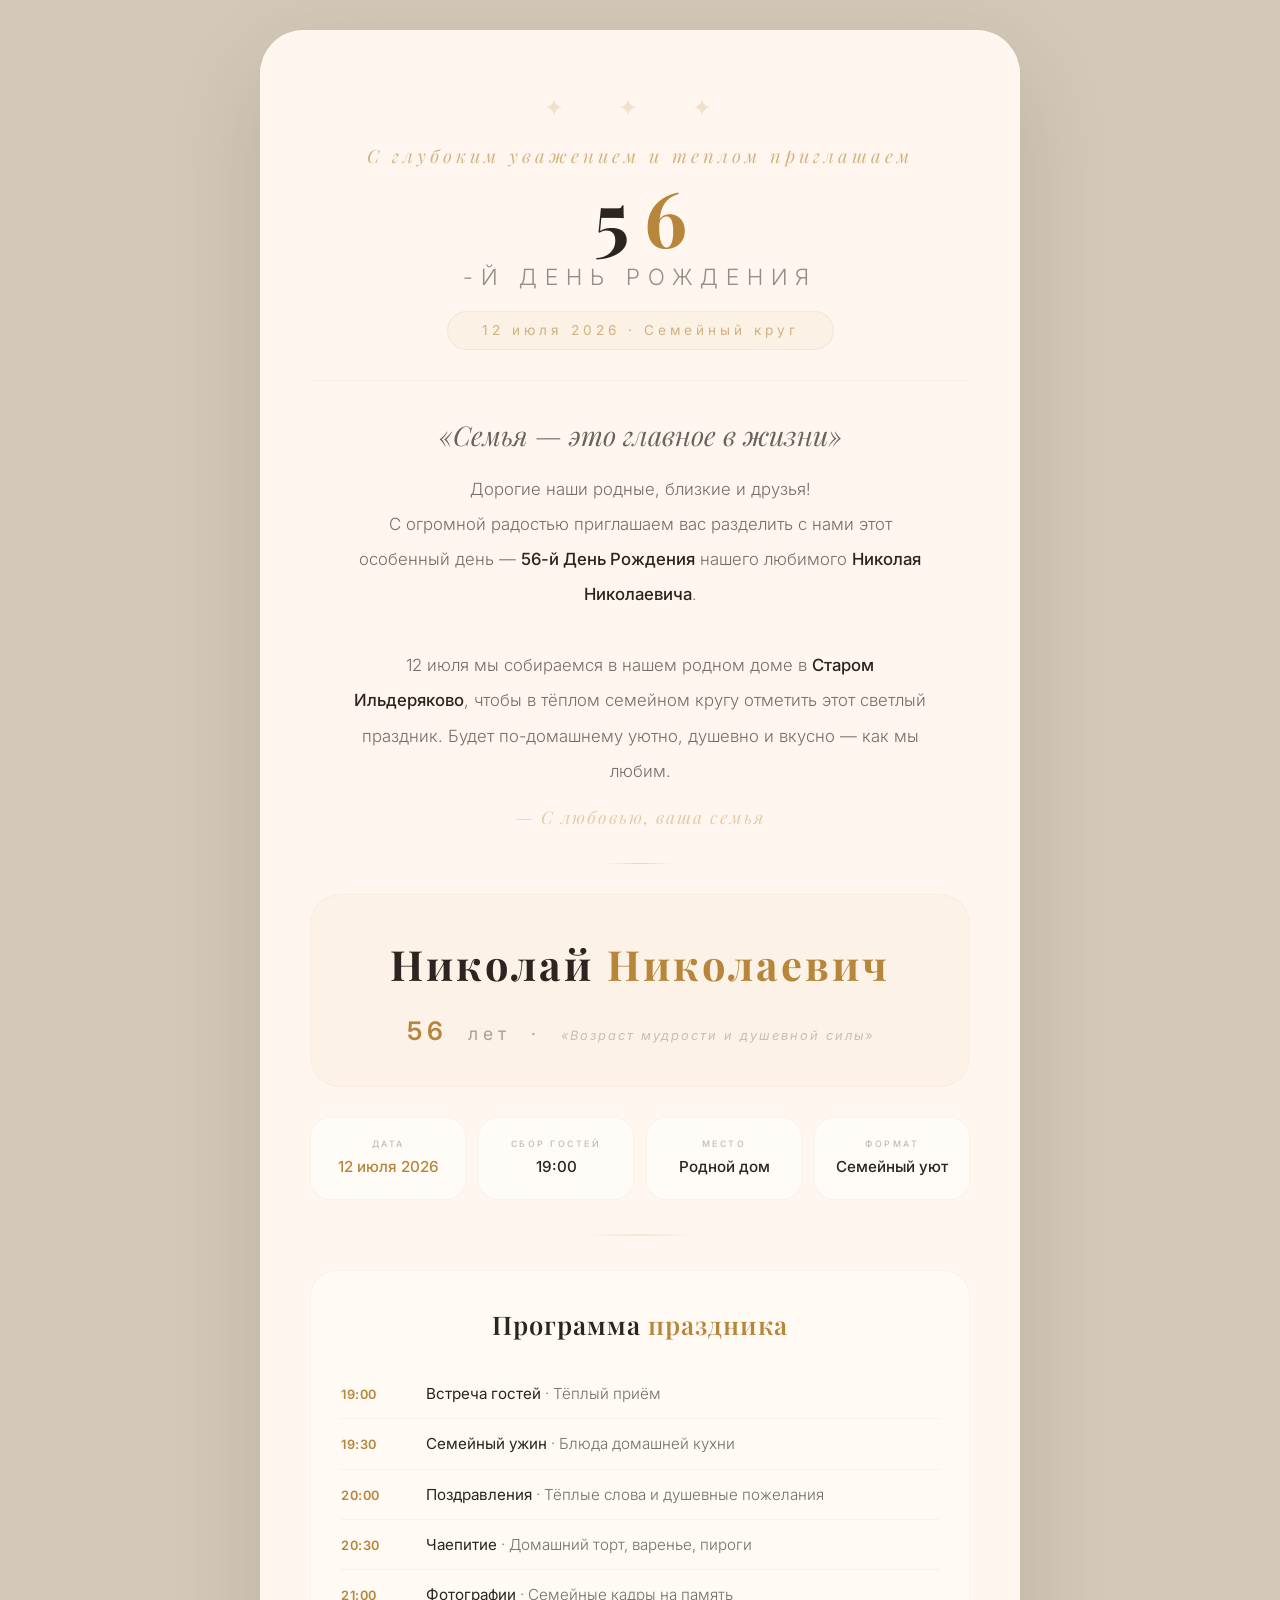
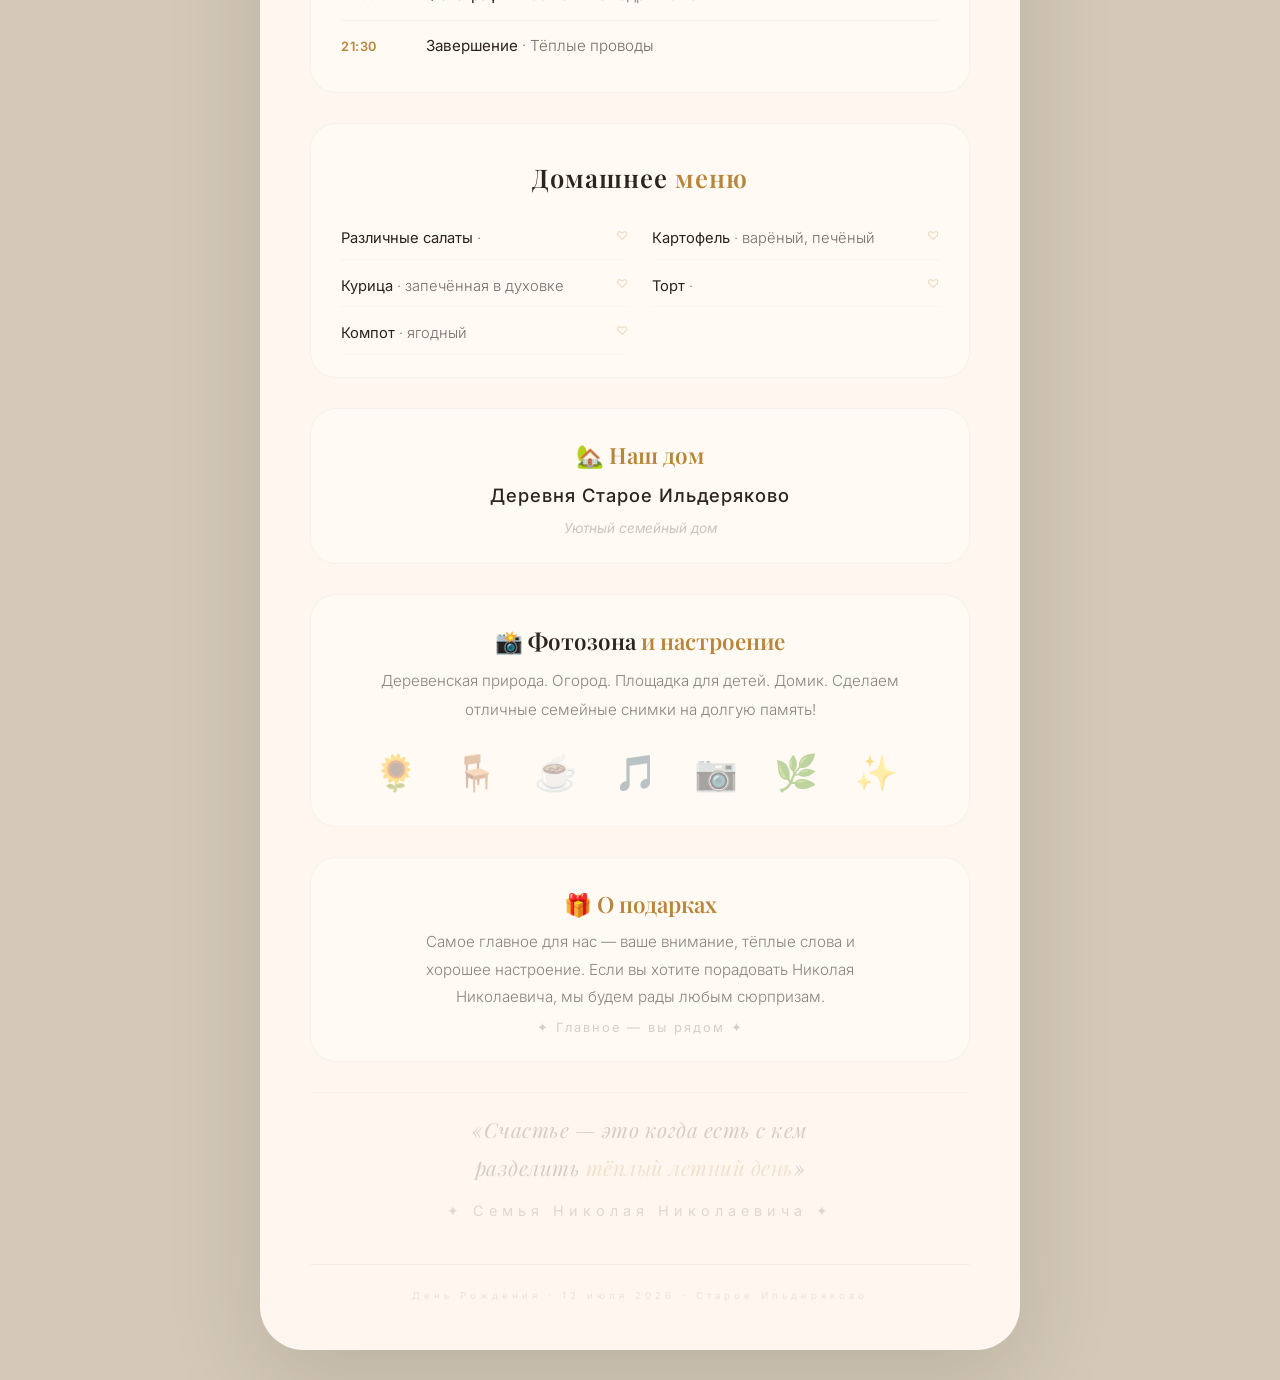
<file: index.html>
<!DOCTYPE html>
<html lang="ru">
<head>
    <meta charset="UTF-8" />
    <meta name="viewport" content="width=device-width, initial-scale=1.0"/>
    <title>Приглашение на 56-летие · Николай Николаевич</title>
    <link href="https://fonts.googleapis.com/css2?family=Playfair+Display:ital,wght@0,400;0,600;0,700;1,400;1,500&family=Inter:wght@300;400;500;600;700&display=swap" rel="stylesheet"/>
    <style>
        * {
            margin: 0;
            padding: 0;
            box-sizing: border-box;
        }

        body {
            font-family: 'Inter', sans-serif;
            background: #d4c9b8;
            color: #2c241e;
            line-height: 1.8;
            display: flex;
            justify-content: center;
            padding: 30px 16px;
            min-height: 100vh;
        }

        .container {
            max-width: 760px;
            width: 100%;
            background: rgba(255, 248, 240, 0.92);
            backdrop-filter: blur(4px);
            border-radius: 44px;
            padding: 0;
            box-shadow: 0 30px 100px rgba(0, 0, 0, 0.12);
            overflow: hidden;
            position: relative;
        }

        /* Фоновая картинка */
        .container::before {
            content: '';
            position: absolute;
            inset: 0;
            background: url('https://images.unsplash.com/photo-1580587771525-78b9dba3b914?w=800&h=600&fit=crop&crop=center') center/cover no-repeat;
            z-index: 0;
            opacity: 0.25;
            pointer-events: none;
        }

        .content {
            position: relative;
            z-index: 1;
            padding: 56px 50px 46px;
            background: rgba(255, 248, 240, 0.88);
            backdrop-filter: blur(2px);
        }

        .gold { color: #b8863a; }
        .gold-light { color: #c9973e; }
        .muted { color: rgba(44, 36, 30, 0.5); }
        .text-center { text-align: center; }
        .relative { position: relative; z-index: 1; }

        .divider {
            width: 70px;
            height: 1px;
            background: linear-gradient(90deg, transparent, rgba(184, 134, 58, 0.3), transparent);
            margin: 30px auto;
        }

        .divider-thick {
            width: 120px;
            height: 2px;
            background: linear-gradient(90deg, transparent, rgba(184, 134, 58, 0.15), transparent);
            margin: 34px auto;
        }

        /* ===== ШАПКА ===== */
        .header {
            text-align: center;
            position: relative;
            z-index: 1;
            padding-bottom: 30px;
            border-bottom: 1px solid rgba(184, 134, 58, 0.08);
            margin-bottom: 30px;
        }

        .header .ornament {
            font-size: 1.5rem;
            letter-spacing: 24px;
            color: rgba(184, 134, 58, 0.2);
            margin-bottom: 10px;
        }

        .header .pre-title {
            font-family: 'Playfair Display', serif;
            font-style: italic;
            font-size: 1.15rem;
            color: rgba(184, 134, 58, 0.6);
            letter-spacing: 4px;
        }

        .header h1 {
            font-family: 'Playfair Display', serif;
            font-weight: 700;
            font-size: 4.8rem;
            color: #2c241e;
            line-height: 1.05;
            letter-spacing: -1px;
            margin: 4px 0 0;
        }

        .header h1 span { color: #b8863a; }

        .header .sub-title {
            font-size: 1.4rem;
            font-weight: 300;
            color: rgba(44, 36, 30, 0.5);
            letter-spacing: 8px;
            text-transform: uppercase;
        }

        .header .age-badge {
            display: inline-block;
            margin-top: 14px;
            background: rgba(184, 134, 58, 0.06);
            border: 1px solid rgba(184, 134, 58, 0.1);
            border-radius: 60px;
            padding: 6px 34px;
            font-size: 0.85rem;
            color: rgba(184, 134, 58, 0.6);
            letter-spacing: 4px;
        }

        /* ===== ПРИВЕТСТВИЕ ===== */
        .greeting-block {
            position: relative;
            z-index: 1;
            text-align: center;
            margin-bottom: 22px;
        }

        .greeting-block .salute {
            font-family: 'Playfair Display', serif;
            font-style: italic;
            font-size: 1.7rem;
            color: rgba(44, 36, 30, 0.7);
        }

        .greeting-block p {
            font-size: 1.05rem;
            font-weight: 300;
            color: rgba(44, 36, 30, 0.65);
            line-height: 2.1;
            max-width: 580px;
            margin: 12px auto 0;
        }

        .greeting-block p strong {
            color: #2c241e;
            font-weight: 500;
        }

        .greeting-block .signature {
            font-family: 'Playfair Display', serif;
            font-style: italic;
            margin-top: 12px;
            font-size: 1.1rem;
            color: rgba(184, 134, 58, 0.4);
            letter-spacing: 2px;
        }

        /* ===== БЛОК С ИМЕНЕМ ===== */
        .name-block {
            position: relative;
            z-index: 1;
            background: rgba(184, 134, 58, 0.04);
            border-radius: 30px;
            padding: 32px 24px;
            border: 1px solid rgba(184, 134, 58, 0.06);
            margin: 18px 0 30px;
            text-align: center;
        }

        .name-block .full-name {
            font-family: 'Playfair Display', serif;
            font-weight: 700;
            font-size: 2.6rem;
            color: #2c241e;
            letter-spacing: 3px;
        }

        .name-block .full-name span { color: #b8863a; }

        .name-block .age-line {
            font-size: 1.1rem;
            color: rgba(44, 36, 30, 0.4);
            letter-spacing: 5px;
            margin-top: 6px;
        }

        .name-block .age-line strong {
            color: #b8863a;
            font-weight: 600;
            font-size: 1.6rem;
        }

        .name-block .age-line .note {
            font-size: 0.8rem;
            color: rgba(44, 36, 30, 0.25);
            letter-spacing: 2px;
            font-style: italic;
        }

        /* ===== ДЕТАЛИ ===== */
        .details-grid {
            display: grid;
            grid-template-columns: 1fr 1fr 1fr 1fr;
            gap: 12px;
            margin-bottom: 30px;
            position: relative;
            z-index: 1;
        }

        .detail-card {
            background: rgba(255, 255, 255, 0.4);
            border-radius: 20px;
            padding: 18px 8px;
            text-align: center;
            border: 1px solid rgba(44, 36, 30, 0.04);
            transition: border-color 0.3s ease;
        }

        .detail-card:hover {
            border-color: rgba(184, 134, 58, 0.15);
        }

        .detail-card .icon { font-size: 2rem; margin-bottom: 4px; }
        .detail-card .label {
            font-size: 0.55rem;
            text-transform: uppercase;
            letter-spacing: 2.5px;
            color: rgba(44, 36, 30, 0.3);
            font-weight: 500;
        }
        .detail-card .value {
            font-size: 0.95rem;
            font-weight: 500;
            color: #2c241e;
            margin-top: 2px;
        }
        .detail-card .value.gold { color: #b8863a; }

        /* ===== ПРОГРАММА ===== */
        .program-block {
            position: relative;
            z-index: 1;
            background: rgba(255, 255, 255, 0.3);
            border-radius: 26px;
            padding: 30px 30px 22px;
            border: 1px solid rgba(44, 36, 30, 0.04);
            margin-bottom: 30px;
        }

        .program-block h3 {
            font-family: 'Playfair Display', serif;
            font-weight: 600;
            font-size: 1.6rem;
            color: #2c241e;
            text-align: center;
            margin-bottom: 22px;
            letter-spacing: 1px;
        }

        .program-block h3 span { color: #b8863a; }

        .program-item {
            display: flex;
            align-items: baseline;
            padding: 11px 0;
            border-bottom: 1px solid rgba(44, 36, 30, 0.04);
        }

        .program-item:last-child { border-bottom: none; }

        .program-item .time {
            font-size: 0.8rem;
            font-weight: 600;
            color: #b8863a;
            width: 85px;
            flex-shrink: 0;
            letter-spacing: 0.5px;
        }

        .program-item .desc {
            font-size: 0.95rem;
            font-weight: 300;
            color: rgba(44, 36, 30, 0.65);
        }

        .program-item .desc strong { color: #2c241e; font-weight: 400; }

        /* ===== МЕНЮ ===== */
        .menu-block {
            position: relative;
            z-index: 1;
            background: rgba(255, 255, 255, 0.3);
            border-radius: 26px;
            padding: 30px 30px 22px;
            border: 1px solid rgba(44, 36, 30, 0.04);
            margin-bottom: 30px;
        }

        .menu-block h3 {
            font-family: 'Playfair Display', serif;
            font-weight: 600;
            font-size: 1.6rem;
            color: #2c241e;
            text-align: center;
            margin-bottom: 18px;
            letter-spacing: 1px;
        }

        .menu-block h3 span { color: #b8863a; }

        .menu-grid {
            display: grid;
            grid-template-columns: 1fr 1fr;
            gap: 6px 24px;
        }

        .menu-item {
            display: flex;
            justify-content: space-between;
            padding: 7px 0;
            border-bottom: 1px dotted rgba(44, 36, 30, 0.04);
            font-size: 0.92rem;
        }

        .menu-item .dish { color: rgba(44, 36, 30, 0.65); font-weight: 300; }
        .menu-item .dish strong { color: #2c241e; font-weight: 400; }
        .menu-item .note { color: rgba(184, 134, 58, 0.3); font-size: 0.75rem; }

        /* ===== ЛОКАЦИЯ ===== */
        .location-block {
            position: relative;
            z-index: 1;
            background: rgba(255, 255, 255, 0.3);
            border-radius: 26px;
            padding: 26px 30px 22px;
            border: 1px solid rgba(44, 36, 30, 0.04);
            margin-bottom: 30px;
            text-align: center;
        }

        .location-block h3 {
            font-family: 'Playfair Display', serif;
            font-weight: 600;
            font-size: 1.4rem;
            color: #2c241e;
            margin-bottom: 4px;
        }

        .location-block h3 span { color: #b8863a; }

        .location-block .address {
            font-size: 1.15rem;
            color: rgba(44, 36, 30, 0.55);
            font-weight: 300;
            letter-spacing: 1px;
        }

        .location-block .address strong {
            color: #2c241e;
            font-weight: 500;
        }

        .location-block .address-sub {
            font-size: 0.85rem;
            color: rgba(44, 36, 30, 0.25);
            margin-top: 4px;
            font-style: italic;
        }

        /* ===== ФОТОЗОНА ===== */
        .atmosphere-block {
            position: relative;
            z-index: 1;
            background: rgba(255, 255, 255, 0.3);
            border-radius: 26px;
            padding: 26px 30px 22px;
            border: 1px solid rgba(44, 36, 30, 0.04);
            margin-bottom: 30px;
            text-align: center;
        }

        .atmosphere-block h3 {
            font-family: 'Playfair Display', serif;
            font-weight: 600;
            font-size: 1.4rem;
            color: #2c241e;
            margin-bottom: 4px;
        }

        .atmosphere-block h3 span { color: #b8863a; }

        .atmosphere-block p {
            font-size: 0.95rem;
            font-weight: 300;
            color: rgba(44, 36, 30, 0.55);
            max-width: 520px;
            margin: 6px auto 0;
            line-height: 1.9;
        }

        .atmosphere-icons {
            display: flex;
            justify-content: center;
            gap: 28px;
            margin-top: 16px;
            font-size: 2.2rem;
            letter-spacing: 8px;
        }

        .atmosphere-icons span {
            opacity: 0.4;
            transition: opacity 0.3s ease;
        }

        .atmosphere-icons span:hover { opacity: 0.8; }

        /* ===== ПОДАРКИ ===== */
        .gift-block {
            position: relative;
            z-index: 1;
            background: rgba(255, 255, 255, 0.3);
            border-radius: 26px;
            padding: 26px 30px 22px;
            border: 1px solid rgba(44, 36, 30, 0.04);
            margin-bottom: 30px;
            text-align: center;
        }

        .gift-block h3 {
            font-family: 'Playfair Display', serif;
            font-weight: 600;
            font-size: 1.4rem;
            color: #2c241e;
            margin-bottom: 4px;
        }

        .gift-block h3 span { color: #b8863a; }

        .gift-block p {
            font-size: 0.95rem;
            font-weight: 300;
            color: rgba(44, 36, 30, 0.55);
            max-width: 480px;
            margin: 4px auto 0;
            line-height: 1.8;
        }

        .gift-block .gift-hint {
            font-size: 0.8rem;
            color: rgba(44, 36, 30, 0.2);
            margin-top: 6px;
            letter-spacing: 2px;
        }

        /* ===== ЦИТАТА ===== */
        .wishes-block {
            position: relative;
            z-index: 1;
            text-align: center;
            padding: 18px 0 10px;
            border-top: 1px solid rgba(184, 134, 58, 0.06);
            margin-top: 6px;
        }

        .wishes-block .quote {
            font-family: 'Playfair Display', serif;
            font-style: italic;
            font-size: 1.3rem;
            color: rgba(44, 36, 30, 0.2);
            line-height: 1.8;
            letter-spacing: 0.5px;
        }

        .wishes-block .quote span { color: rgba(184, 134, 58, 0.2); }

        .wishes-block .family-sign {
            margin-top: 12px;
            font-size: 0.9rem;
            color: rgba(44, 36, 30, 0.15);
            letter-spacing: 5px;
        }

        /* ===== ФУТЕР ===== */
        .footer {
            position: relative;
            z-index: 1;
            text-align: center;
            margin-top: 30px;
            padding-top: 22px;
            border-top: 1px solid rgba(44, 36, 30, 0.04);
        }

        .footer .copy {
            font-size: 0.6rem;
            color: rgba(44, 36, 30, 0.1);
            letter-spacing: 4px;
        }

        /* ===== АДАПТИВ ===== */
        @media (max-width: 640px) {
            .content {
                padding: 28px 18px 24px;
                border-radius: 28px;
            }

            .header h1 { font-size: 3.2rem; }
            .header .sub-title { font-size: 0.95rem; letter-spacing: 4px; }

            .details-grid {
                grid-template-columns: 1fr 1fr;
                gap: 8px;
            }

            .name-block .full-name { font-size: 1.9rem; }

            .program-block { padding: 20px 16px 14px; }
            .program-item { flex-direction: column; padding: 10px 0; }
            .program-item .time { width: 100%; margin-bottom: 2px; }

            .menu-grid { grid-template-columns: 1fr; }

            .menu-block { padding: 20px 16px 16px; }
            .location-block { padding: 20px 16px 16px; }
            .atmosphere-block { padding: 20px 16px 16px; }
            .gift-block { padding: 20px 16px 16px; }

            .greeting-block p { font-size: 0.95rem; }
            .atmosphere-icons { gap: 14px; font-size: 1.8rem; }
            .wishes-block .quote { font-size: 1.05rem; }
            .header .pre-title { font-size: 0.95rem; }
        }

        @media (max-width: 400px) {
            .details-grid { grid-template-columns: 1fr; }
            .header h1 { font-size: 2.6rem; }
            .name-block .full-name { font-size: 1.5rem; }
        }
    </style>
</head>
<body>

    <div class="container">
        <div class="content">

            <!-- ========== ШАПКА ========== -->
            <div class="header">
                <div class="ornament">✦ ✦ ✦</div>
                <div class="pre-title">С глубоким уважением и теплом приглашаем</div>
                <h1>5 <span>6</span></h1>
                <div class="sub-title">-й День Рождения</div>
                <div class="age-badge">12 июля 2026 · Семейный круг</div>
            </div>

            <!-- ========== ПРИВЕТСТВИЕ ========== -->
            <div class="greeting-block relative">
                <div class="salute">«Семья — это главное в жизни»</div>
                <p>
                    Дорогие наши родные, близкие и друзья!<br />
                    С огромной радостью приглашаем вас разделить с нами этот особенный день —
                    <strong>56-й День Рождения</strong> нашего любимого <strong>Николая Николаевича</strong>.
                    <br /><br />
                    12 июля мы собираемся в нашем родном доме в <strong>Старом Ильдеряково</strong>,
                    чтобы в тёплом семейном кругу отметить этот светлый праздник.
                    Будет по-домашнему уютно, душевно и вкусно — как мы любим.
                </p>
                <div class="signature">— С любовью, ваша семья</div>
            </div>

            <div class="divider"></div>

            <!-- ========== ИМЯ + ВОЗРАСТ ========== -->
            <div class="name-block relative">
                <div class="full-name">Николай <span>Николаевич</span></div>
                <div class="age-line">
                    <strong>56</strong> &nbsp;лет &nbsp;·&nbsp; <span class="note">«Возраст мудрости и душевной силы»</span>
                </div>
            </div>

            <!-- ========== ДЕТАЛИ ========== -->
            <div class="details-grid">
                <div class="detail-card">
                    <div class="label">Дата</div>
                    <div class="value gold">12 июля 2026</div>
                </div>
                <div class="detail-card">
                    <div class="label">Сбор гостей</div>
                    <div class="value">19:00</div>
                </div>
                <div class="detail-card">
                    <div class="label">Место</div>
                    <div class="value">Родной дом</div>
                </div>
                <div class="detail-card">
                    <div class="label">Формат</div>
                    <div class="value">Семейный уют</div>
                </div>
            </div>

            <div class="divider-thick"></div>

            <!-- ========== ПРОГРАММА ========== -->
            <div class="program-block relative">
                <h3>Программа <span>праздника</span></h3>

                <div class="program-item">
                    <span class="time">19:00</span>
                    <span class="desc"><strong>Встреча гостей</strong> · Тёплый приём</span>
                </div>
                <div class="program-item">
                    <span class="time">19:30</span>
                    <span class="desc"><strong>Семейный ужин</strong> · Блюда домашней кухни</span>
                </div>
                <div class="program-item">
                    <span class="time">20:00</span>
                    <span class="desc"><strong>Поздравления</strong> · Тёплые слова и душевные пожелания</span>
                </div>
                <div class="program-item">
                    <span class="time">20:30</span>
                    <span class="desc"><strong>Чаепитие</strong> · Домашний торт, варенье, пироги</span>
                </div>
                <div class="program-item">
                    <span class="time">21:00</span>
                    <span class="desc"><strong>Фотографии</strong> · Семейные кадры на память</span>
                </div>
                <div class="program-item">
                    <span class="time">21:30</span>
                    <span class="desc"><strong>Завершение</strong> · Тёплые проводы</span>
                </div>
            </div>

            <!-- ========== МЕНЮ ========== -->
            <div class="menu-block relative">
                <h3>Домашнее <span>меню</span></h3>
                <div class="menu-grid">
                    <div class="menu-item">
                        <span class="dish"><strong>Различные салаты</strong> · </span>
                        <span class="note">♡</span>
                    </div>

                    <div class="menu-item">
                        <span class="dish"><strong>Картофель</strong> · варёный, печёный</span>
                        <span class="note">♡</span>
                    </div>
                    <div class="menu-item">
                        <span class="dish"><strong>Курица</strong> · запечённая в духовке</span>
                        <span class="note">♡</span>
                    </div>

                    <div class="menu-item">
                        <span class="dish"><strong>Торт </strong> · </span>
                        <span class="note">♡</span>
                    </div>

                    <div class="menu-item">
                        <span class="dish"><strong>Компот</strong> · ягодный</span>
                        <span class="note">♡</span>
                    </div>
                </div>
            </div>

            <!-- ========== ЛОКАЦИЯ ========== -->
            <div class="location-block relative">
                <h3>🏡 <span>Наш дом</span></h3>
                <div class="address">
                    <strong>Деревня Старое Ильдеряково</strong>
                </div>
                <div class="address-sub">
                    Уютный семейный дом 
                </div>
            </div>

            <!-- ========== ФОТОЗОНА ========== -->
            <div class="atmosphere-block relative">
                <h3>📸 Фотозона <span>и настроение</span></h3>
                <p>
                    Деревенская природа. Огород. Площадка для детей. Домик. Сделаем отличные семейные
                    снимки на долгую память!
                </p>
                <div class="atmosphere-icons">
                    <span>🌻</span>
                    <span>🪑</span>
                    <span>☕</span>
                    <span>🎵</span>
                    <span>📷</span>
                    <span>🌿</span>
                    <span>✨</span>
                </div>
            </div>

            <!-- ========== ПОДАРКИ ========== -->
            <div class="gift-block relative">
                <h3>🎁 <span>О подарках</span></h3>
                <p>
                    Самое главное для нас — ваше внимание, тёплые слова и хорошее настроение.
                    Если вы хотите порадовать Николая Николаевича, мы будем рады любым
                     сюрпризам.
                </p>
                <div class="gift-hint">
                    ✦ Главное — вы рядом ✦
                </div>
            </div>

            <!-- ========== ЦИТАТА ========== -->
            <div class="wishes-block relative">
                <div class="quote">
                    «Счастье — это когда есть с кем<br />
                    разделить <span>тёплый летний день</span>»
                </div>
                <div class="family-sign">
                    ✦ Семья Николая Николаевича ✦
                </div>
            </div>

            <!-- ========== ФУТЕР ========== -->
            <div class="footer">
                <div class="copy">
                    День Рождения · 12 июля 2026 · Старое Ильдеряково
                </div>
            </div>

        </div>
    </div>

</body>
</html>
</file>
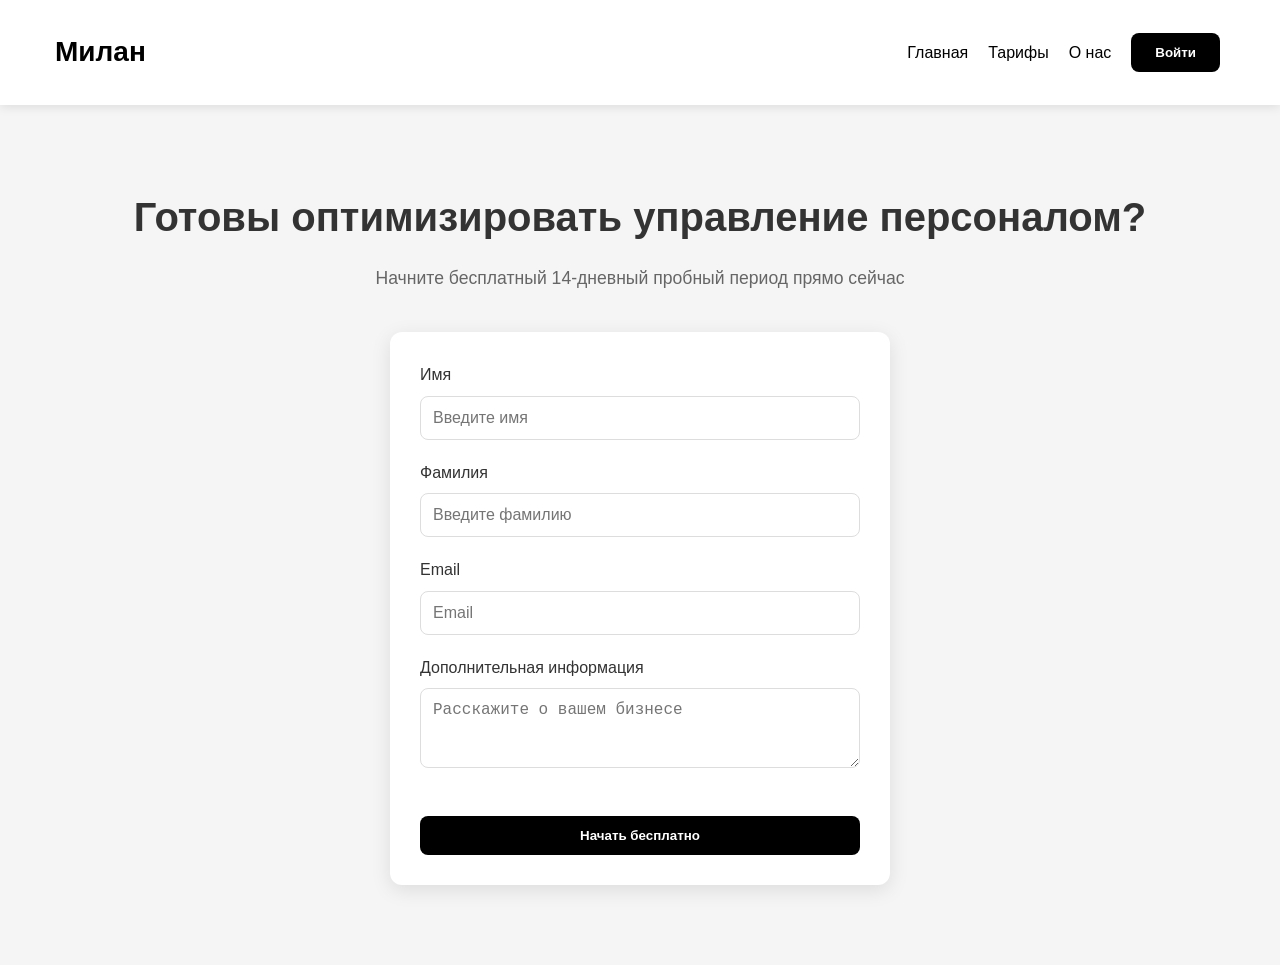
<file: contact.html>
<!DOCTYPE html>
<html lang="ru">
<head>
    <meta charset="UTF-8">
    <meta name="viewport" content="width=device-width, initial-scale=1.0">
    <title>Контакты — Милан</title>
    <link rel="stylesheet" href="style.css">
    <link rel="stylesheet" href="https://cdnjs.cloudflare.com/ajax/libs/font-awesome/6.0.0/css/all.min.css">
</head>
<body>
    <header class="header">
        <div class="container header-content">
            <div class="logo">Милан</div>
            <nav class="nav">
                <a href="index.html">Главная</a>
                <a href="tariffs.html">Тарифы</a>
                <a href="about.html">О нас</a>
                <button class="btn btn-primary">Войти</button>
            </nav>
        </div>
    </header>

    <section class="cta">
        <div class="container cta-content">
            <h2>Готовы оптимизировать управление персоналом?</h2>
            <p>Начните бесплатный 14-дневный пробный период прямо сейчас</p>
            <form class="cta-form" action="#" method="POST">
                <div class="form-group">
                    <label for="name">Имя</label>
                    <input type="text" id="name" name="name" placeholder="Введите имя" required>
                </div>
                <div class="form-group">
                    <label for="surname">Фамилия</label>
                    <input type="text" id="surname" name="surname" placeholder="Введите фамилию" required>
                </div>
                <div class="form-group">
                    <label for="email">Email</label>
                    <input type="email" id="email" name="email" placeholder="Email" required>
                </div>
                <div class="form-group">
                    <label for="info">Дополнительная информация</label>
                    <textarea id="info" name="info" rows="3" placeholder="Расскажите о вашем бизнесе"></textarea>
                </div>
                <button type="submit" class="btn btn-primary">Начать бесплатно</button>
            </form>
        </div>
    </section>
</body>
</html>
</file>
<file: style.css>
* {
  margin: 0;
  padding: 0;
  box-sizing: border-box;
}

body {
  font-family: -apple-system, BlinkMacSystemFont, 'Segoe UI', Roboto, sans-serif;
  line-height: 1.6;
  color: #333;
  background: #fff;
}

.container {
  max-width: 1200px;
  margin: 0 auto;
  padding: 0 20px;
}

/* === Кнопки === */
.btn {
  display: inline-block;
  padding: 12px 24px;
  border: none;
  border-radius: 8px;
  background: #000;
  color: #fff;
  font-weight: 600;
  text-decoration: none;
  cursor: pointer;
  text-align: center;
}

.btn-secondary {
  padding: 0.8rem 2rem;
}

.btn-outline {
  background: #fff;
  color: #000;
  border: 2px solid #000;
}


.btn:hover {
  background-color: #4e4e4e;
  color: #fff;
}

.btn-secondary:hover {
  background: #fff;
  color: #000;
}

.btn-outline:hover {
  background: #000;
  color: #fff;
}

/*  Навигация  */
.header {
  background: #fff;
  box-shadow: 0 2px 10px rgba(0, 0, 0, 0.1);
  position: sticky;
  top: 0;
  z-index: 100;
}

.header-content {
  display: flex;
  justify-content: space-between;
  align-items: center;
  padding: 15px 0;
}

.logo {
  font-size: 28px;
  font-weight: bold;
  color: #000;
  padding: 15px 15px;
}

.nav {
  display: flex;
  gap: 20px;
  align-items: center;
}

.nav a {
  text-decoration: none;
  color: #000;
  font-weight: 500;
  transition: color 0.3s;
}

.nav a:hover {
  color: #555;
}

/* === Hero === */
.hero {
  padding: 50px 0;
  background: #f9f9f9;
}

.hero-content h1 {
  font-size: 2.5rem;
  margin-bottom: 30px;
  text-align: center;
}

.hero-image {
  position: relative;
  border-radius: 16px;
  overflow: hidden;
  box-shadow: 0 10px 30px rgba(0, 0, 0, 0.1);
}

.hero-image img {
  width: 100%;
  display: block;
}

.hero-text {
  position: absolute;
  inset: 0;
  display: flex;
  flex-direction: column;
  justify-content: center;
  align-items: center;
  text-align: center;
  color: white;
  padding: 0 20px;
  z-index: 2;
}

.hero-text p {
  font-size: clamp(1.2rem, 4vw, 2.2rem);
  margin-bottom: 24px;
  line-height: 1.3;
  font-weight: 600;
}

.hero-text .btn {
  z-index: 3;
}

/* === О нас === */
.about {
  padding: 80px 0;
}

h2 {
  font-size: 2.5rem;
  text-align: center;
  margin-bottom: 40px;
}

.about-content h2 {
  margin-bottom: 40px;
}

.about-flex {
  display: flex;
  gap: 40px;
  align-items: center;
}

.about-text {
  flex: 1;
  font-size: 1.1rem;
  line-height: 1.7;
}

.about-text p {
  margin-bottom: 20px;
}

.about-image {
  flex: 1;
  border-radius: 16px;
  overflow: hidden;
  box-shadow: 0 10px 30px rgba(0, 0, 0, 0.1);
}

.about-image img {
  width: 100%;
  display: block;
}
/* === Отзывы === */
.testimonials-grid {
  display: grid;
  grid-template-columns: repeat(auto-fit, minmax(300px, 1fr));
  gap: 30px;
}

.testimonial-card {
  background: #fff;
  padding: 30px;
  border-radius: 12px;
  box-shadow: 0 5px 15px rgba(0, 0, 0, 0.05);
}

.stars {
  color: #ffd700;
  margin-bottom: 15px;
  font-size: 1.2rem;
}

.stars i {
  margin-right: 3px;
}

.testimonial-card p {
  margin-bottom: 20px;
  font-style: italic;
}

.author {
  display: flex;
  align-items: center;
  gap: 15px;
}

.author img {
  width: 50px;
  height: 50px;
  border-radius: 50%;
  object-fit: cover;
}

.author strong {
  display: block;
  font-weight: 600;
}

.author span {
  font-size: 0.9rem;
  color: #777;
}


/* === Отзывы === */
.testimonials-grid {
  display: grid;
  grid-template-columns: repeat(auto-fit, minmax(300px, 1fr));
  gap: 30px;
}

.testimonial-card {
  background: #fff;
  padding: 30px;
  border-radius: 12px;
  box-shadow: 0 5px 15px rgba(0, 0, 0, 0.05);
}

.stars {
  color: #ffd700;
  margin-bottom: 15px;
  font-size: 1.2rem;
}

.stars i {
  margin-right: 3px;
}

.testimonial-card p {
  margin-bottom: 20px;
  font-style: italic;
}

.author {
  display: flex;
  align-items: center;
  gap: 15px;
}

.author img {
  width: 50px;
  height: 50px;
  border-radius: 50%;
  object-fit: cover;
}
.testimonials {
  padding: 120px 0; 
  background-color: #fafafa; 
}

.testimonials-content h2 {
  font-size: 2.5rem;
  text-align: center;
  margin-bottom: 50px; }
.author strong {
  display: block;
  font-weight: 600;
}

.author span {
  font-size: 0.9rem;
  color: #777;
}
/* === Футер === */
.footer {
  background: #666;
  color: #fff;
  padding: 40px 0;
}

.footer-content {
  display: flex;
  flex-wrap: wrap;
  gap: 40px;
}

.footer-links {
  display: flex;
  gap: 40px;
  flex: 1;
}

.footer-column h4 {
  margin-bottom: 20px;
  font-size: 1.2rem;
}

.footer-column ul {
  list-style: none;
}

.footer-column li {
  margin: 10px 0;
}

.footer-column a {
  color: #ddd;
  text-decoration: none;
  transition: color 0.3s;
}

.footer-column a:hover {
  color: #fff;
}
.footer-column {
  padding-left: 20px; 
}

.footer-column {
  flex: 1;
  min-width: 200px; 
  padding-left: 24px;
}
/* === CTA === */
.cta {
  padding: 80px 0;
  background: #f5f5f5;
}

.cta-content h2 {
  font-size: 2.5rem;
  text-align: center;
  margin-bottom: 15px;
}

.cta-content p {
  font-size: 1.1rem;
  margin-bottom: 40px;
  color: #666;
  text-align: center;
}

.cta-form {
  max-width: 500px;
  margin: 0 auto;
  background: #fff;
  padding: 30px;
  border-radius: 12px;
  box-shadow: 0 5px 20px rgba(0, 0, 0, 0.1);
}

.form-group {
  margin-bottom: 20px;
  text-align: left;
}

.form-group label {
  display: block;
  margin-bottom: 8px;
  font-weight: 500;
}

.form-group :is(input, textarea) {
  width: 100%;
  padding: 12px;
  border: 1px solid #ddd;
  border-radius: 8px;
  font-size: 1rem;
  transition: border-color 0.3s;
}

.form-group :is(input, textarea):focus {
  outline: none;
  border-color: #000;
}

.cta-form button {
  width: 100%;
  margin-top: 20px;
}


@media (min-width: 1199px) {
  .nav .btn-primary {
    margin-right: 20px;
  }
}

@media (max-width: 1199px) {
  .container {
    max-width: 1000px;
    padding: 0 15px;
  }

  .hero-content h1 {
    font-size: 2.2rem;
  }

  .about-flex {
    gap: 30px;
  }

  .cta-form {
    max-width: 450px;
  }
}

@media (max-width: 991px) {
  .container {
    max-width: 800px;
  }

  .header-content {
    flex-direction: column;
    gap: 15px;
  }

  .nav {
    justify-content: center;
    flex-wrap: wrap;
    gap: 10px;
  }

  .hero-content h1 {
    font-size: 2rem;
  }

  .about-flex {
    flex-direction: column;
    gap: 20px;
  }

  .cta-content h2 {
    font-size: 2rem;
  }

  .cta-form {
    max-width: 400px;
    padding: 25px;
  }
}

@media (max-width: 768px) {
  .container {
    max-width: 600px;
    padding: 10px 10px;
  }

  .logo {
    font-size: 24px;
  }

  .nav a {
    font-size: 0.95rem;
  }

  .hero-content h1 {
    font-size: 1.8rem;
  }

  .hero-text p {
    font-size: 1.4rem;
  }

  .cta-content h2 {
    font-size: 1.8rem;
  }

  .cta-form {
    max-width: 100%;
    padding: 20px;
  }

  .form-group input,
  .form-group textarea {
    padding: 10px;
    font-size: 0.95rem;
  }
}

@media (max-width: 576px) {
  .container {
    max-width: 480px;
  }

  .header-content {
    padding: 10px 0;
  }

  .nav {
    gap: 8px;
  }

  .hero-content h1 {
    font-size: 1.6rem;
    margin-bottom: 20px;
  }

  .hero-text p {
    font-size: 1.2rem;
    margin-bottom: 15px;
  }

  .cta-content h2 {
    font-size: 1.6rem;
  }

  .cta-content p {
    font-size: 1rem;
  }
}

@media (max-width: 460px) {
  .container {
    max-width: 400px;
  }

  .logo {
    font-size: 22px;
  }

  .hero-content h1 {
    font-size: 1.5rem;
  }

  .hero-text p {
    font-size: 1.1rem;
  }

  .cta-content h2 {
    font-size: 1.5rem;
  }

  .form-group label {
    font-size: 0.9rem;
  }

  .form-group input,
  .form-group textarea {
    font-size: 0.9rem;
  }
}

@media (max-width: 413px) {
  .container {
    max-width: 360px;
    padding: 0 8px;
  }

  .hero-content h1 {
    font-size: 1.4rem;
  }

  .hero-text p {
    font-size: 1rem;
    line-height: 1.4;
  }

  .cta-content h2 {
    font-size: 1.4rem;
  }

  .cta-content p {
    font-size: 0.95rem;
  }

  .btn {
    padding: 10px 16px;
    font-size: 0.9rem;
  }
}

@media (max-width: 374px) {
  .container {
    max-width: 320px;
    padding: 5px 5px;
  }

  .logo {
    font-size: 20px;
  }

  .nav a {
    font-size: 0.85rem;
    padding: 5px 8px;
  }

  .hero-content h1 {
    font-size: 1.3rem;
    margin-bottom: 15px;
  }

  .hero-text p {
    font-size: 0.95rem;
    margin-bottom: 10px;
  }

  .cta-content h2 {
    font-size: 1.3rem;
  }

  .cta-content p {
    font-size: 0.9rem;
  }

  .form-group input,
  .form-group textarea {
    padding: 8px;
    font-size: 0.85rem;
  }

  .btn {
    padding: 8px 12px;
    font-size: 0.85rem;
  }
}
@media (max-width: 991px) {
  .footer-content {
    flex-direction: column;
    align-items: flex-start;
  }

  .footer-links {
    flex-direction: column;
    gap: 20px;
  }

  .footer-column {
    min-width: unset;
    width: 100%;
    padding-left: 10px;
  }

  .footer-column:not(:first-child) {
    margin-top: 30px;
  }
}

@media (max-width: 576px) {
  .footer {
    padding: 30px 0;
  }

  .footer-column h4 {
    font-size: 1.1rem;
  }

  .footer-column li {
    margin: 8px 0;
  }

  .footer-column a {
    font-size: 0.95rem;
  }
}
</file>
